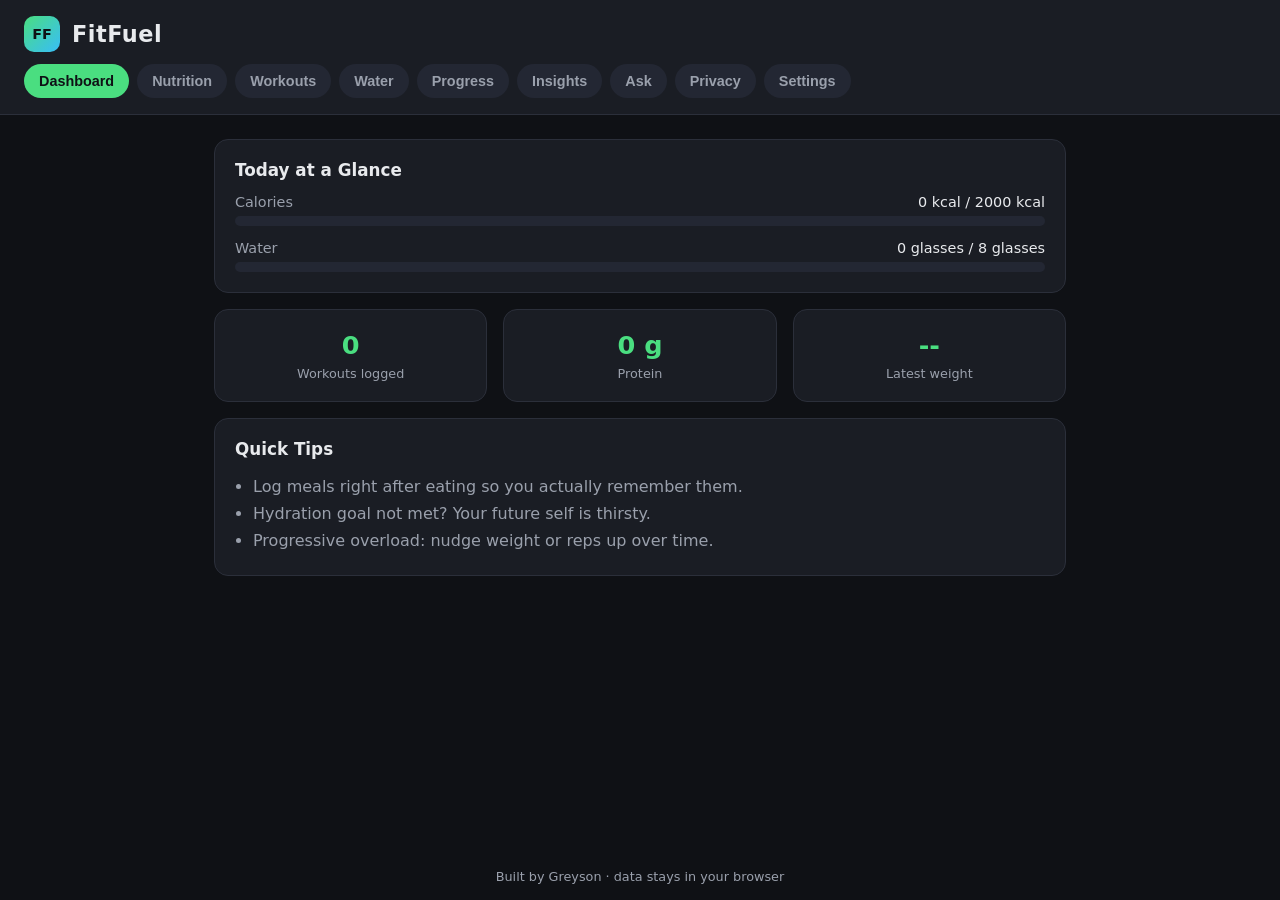
<file: index.html>
<!DOCTYPE html>
<html lang="en">
<head>
  <meta charset="UTF-8" />
  <meta name="viewport" content="width=device-width, initial-scale=1.0" />
  <title>FitFuel — Your Health Dashboard</title>
  <meta name="theme-color" content="#4ade80" />
  <link rel="manifest" href="manifest.json" />
  <link rel="icon" type="image/svg+xml" href="icons/icon.svg" />
  <link rel="apple-touch-icon" href="icons/icon.svg" />
  <link rel="stylesheet" href="css/styles.css" />
</head>
<body>
  <header class="app-header">
    <div class="brand">
      <span class="logo">FF</span>
      <h1>FitFuel</h1>
    </div>
    <nav class="tabs" id="tabs">
      <button class="tab" data-view="dashboard">Dashboard</button>
      <button class="tab" data-view="nutrition">Nutrition</button>
      <button class="tab" data-view="workouts">Workouts</button>
      <button class="tab" data-view="water">Water</button>
      <button class="tab" data-view="progress">Progress</button>
      <button class="tab" data-view="insights">Insights</button>
      <button class="tab" data-view="ask">Ask</button>
      <button class="tab" data-view="privacy">Privacy</button>
      <button class="tab" data-view="settings">Settings</button>
    </nav>
  </header>

  <main id="app" class="app-main">
    <!-- Views render here -->
  </main>

  <footer class="app-footer">
    <span>Built by Greyson · data stays in your browser</span>
  </footer>

  <script src="js/store.js"></script>
  <script src="js/ui.js"></script>
  <script src="js/charts.js"></script>
  <script src="js/nutrition.js"></script>
  <script src="js/workouts.js"></script>
  <script src="js/tracker.js"></script>
  <script src="js/progress.js"></script>
  <script src="js/sampleData.js"></script>
  <script src="js/insights.js"></script>
  <script src="js/askData.js"></script>
  <script src="js/privacy.js"></script>
  <script src="js/app.js"></script>
  <script>
    // Register service worker (progressive enhancement: HTTPS or localhost only).
    if ('serviceWorker' in navigator) {
      window.addEventListener('load', () => {
        navigator.serviceWorker.register('sw.js').catch((err) => console.warn('SW registration failed:', err));
      });
    }
  </script>
</body>
</html>
</file>
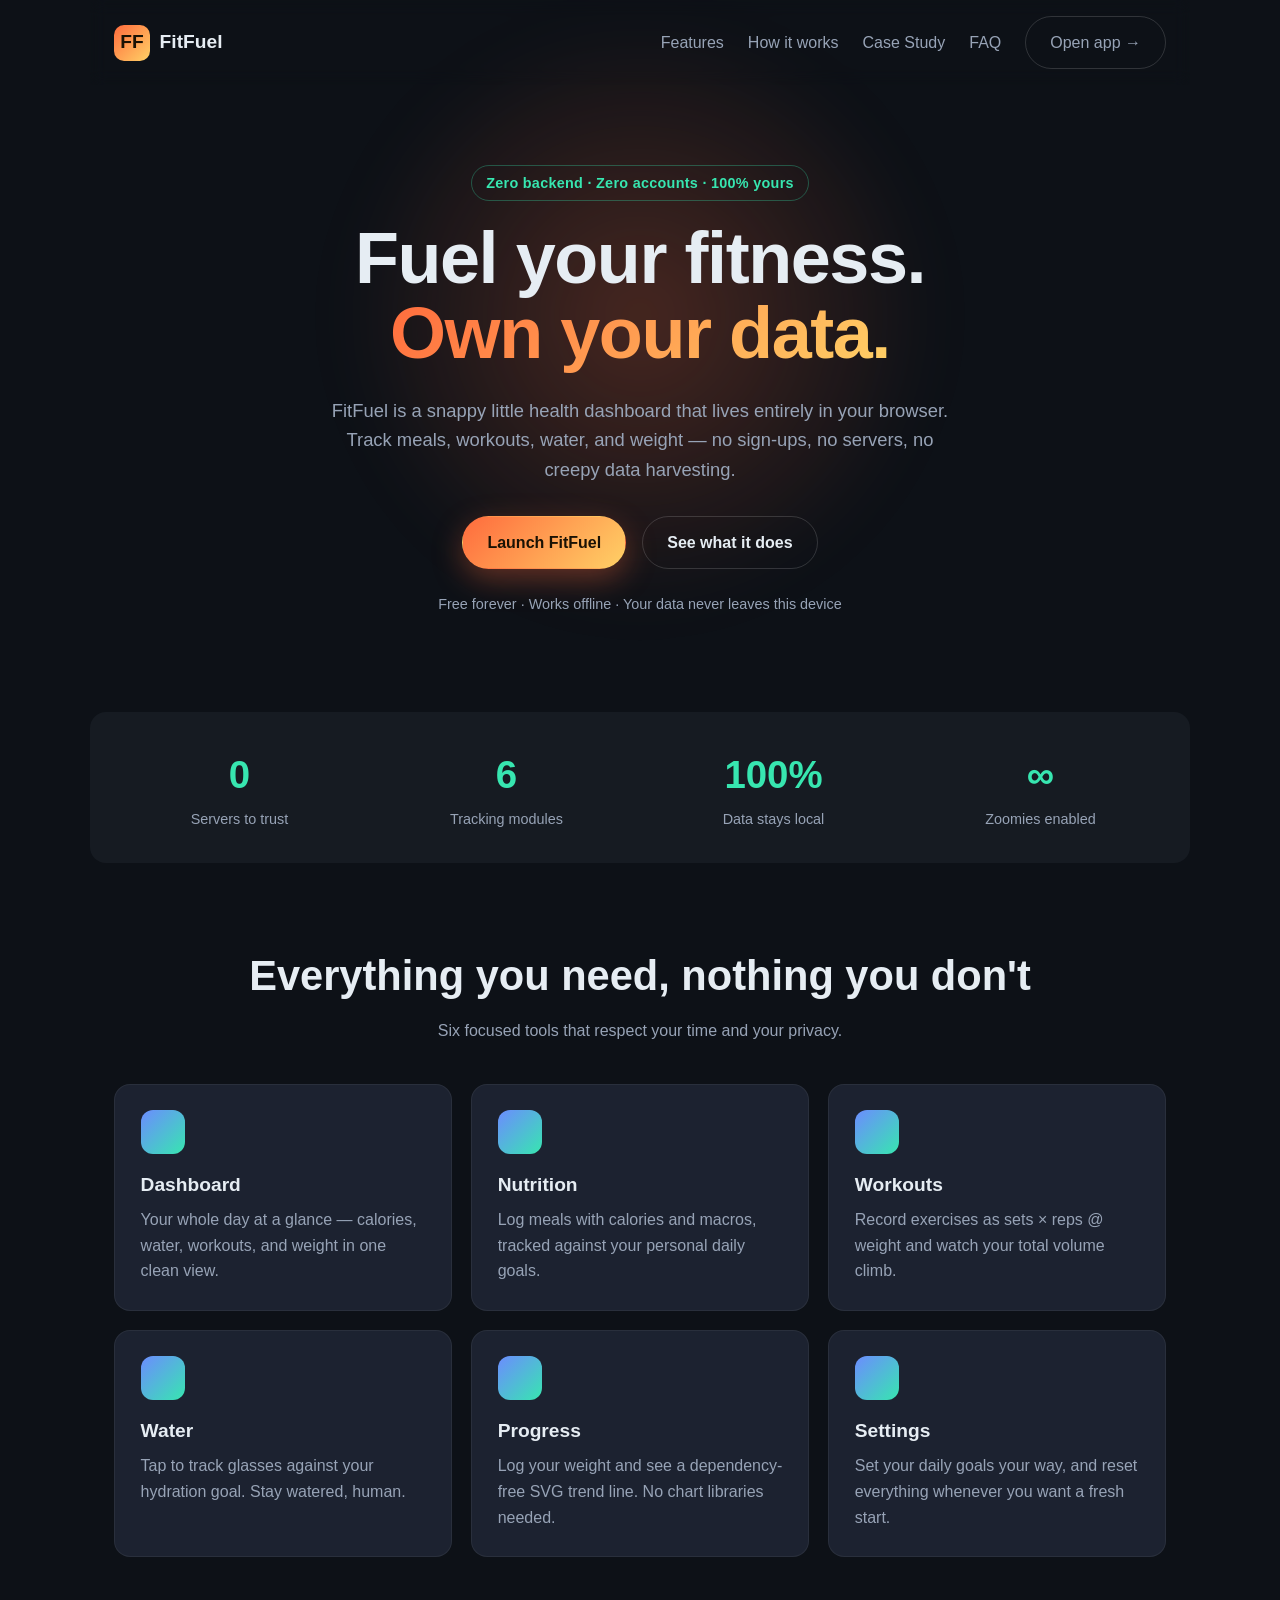
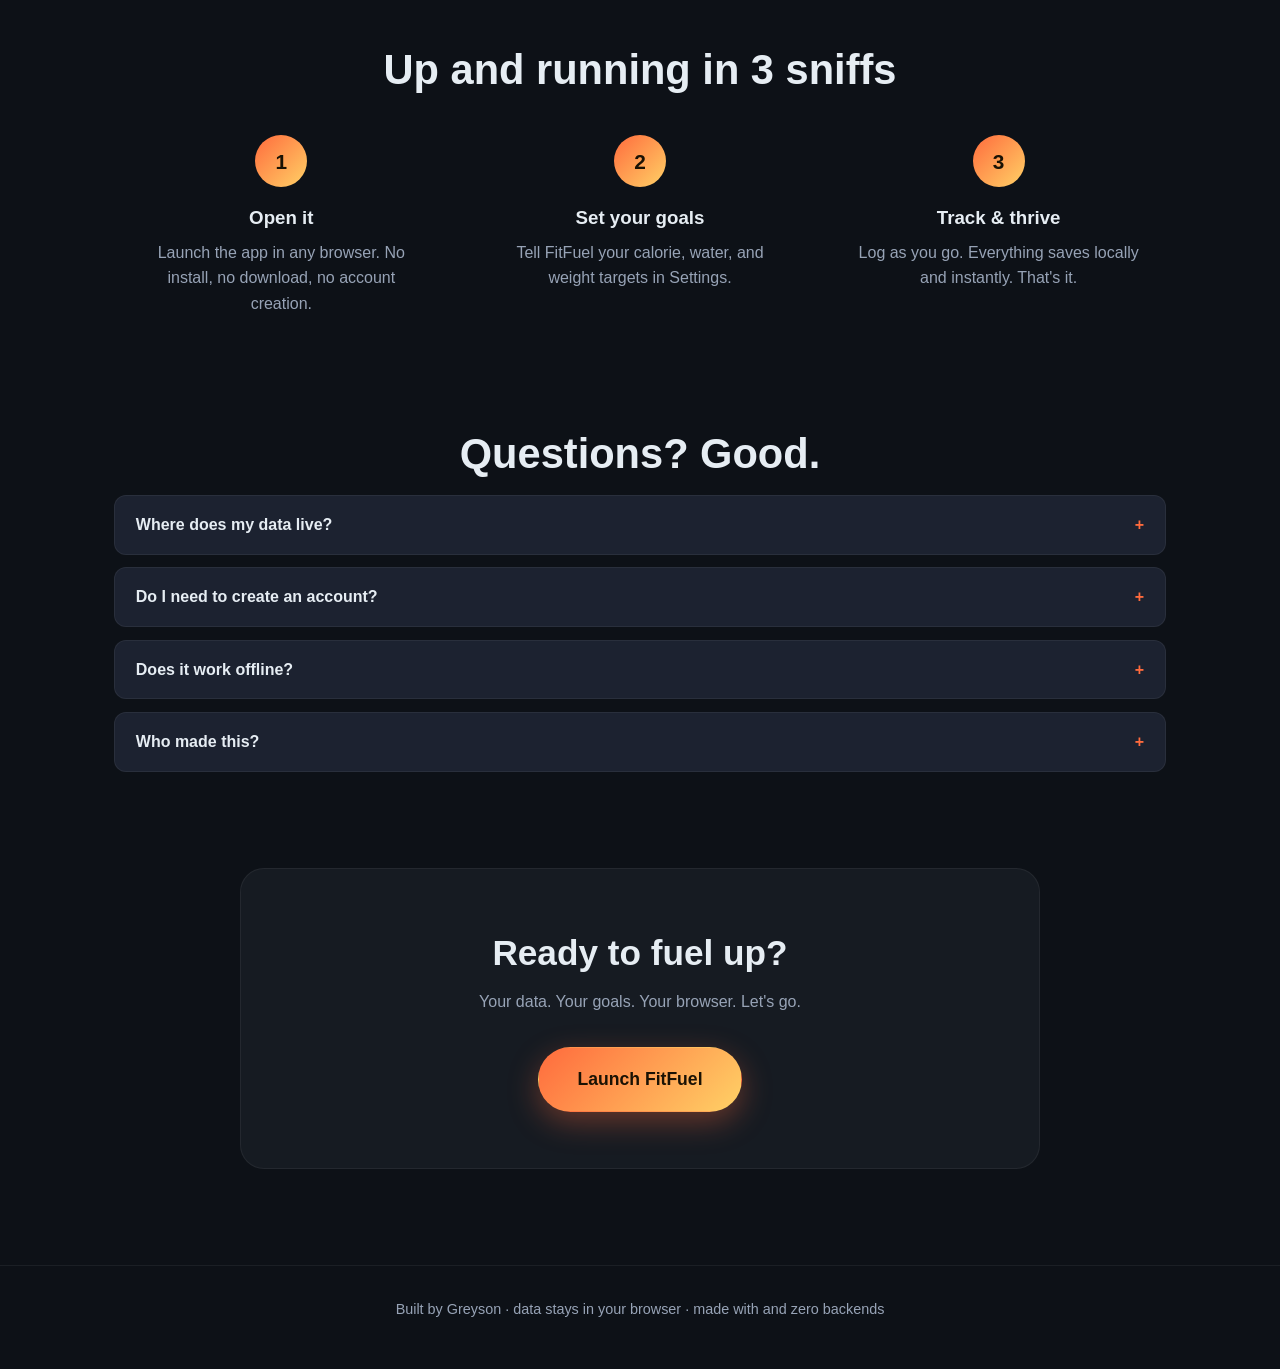
<file: landing/index.html>
<!DOCTYPE html>
<html lang="en">
<head>
  <meta charset="UTF-8" />
  <meta name="viewport" content="width=device-width, initial-scale=1.0" />
  <title>FitFuel — Fuel your fitness, own your data</title>
  <meta name="description" content="FitFuel is a zero-backend fitness & nutrition dashboard that runs entirely in your browser. No accounts, no servers, your data stays yours." />
  <link rel="stylesheet" href="styles.css" />
</head>
<body>
  <!-- NAV -->
  <header class="nav">
    <a class="nav__brand" href="#top">
      <span class="nav__logo">FF</span>
      <span>FitFuel</span>
    </a>
    <nav class="nav__links">
      <a href="#features">Features</a>
      <a href="#how">How it works</a>
      <a href="case-study.html">Case Study</a>
      <a href="#faq">FAQ</a>
      <a class="btn btn--ghost" href="../index.html">Open app →</a>
    </nav>
  </header>

  <!-- HERO -->
  <section class="hero" id="top">
    <div class="hero__glow" aria-hidden="true"></div>
    <div class="hero__content">
      <p class="hero__eyebrow"> Zero backend · Zero accounts · 100% yours</p>
      <h1 class="hero__title">Fuel your fitness.<br /><span>Own your data.</span></h1>
      <p class="hero__subtitle">
        FitFuel is a snappy little health dashboard that lives entirely in your
        browser. Track meals, workouts, water, and weight — no sign-ups, no
        servers, no creepy data harvesting.
      </p>
      <div class="hero__cta">
        <a class="btn btn--primary" href="../index.html">Launch FitFuel</a>
        <a class="btn btn--ghost" href="#features">See what it does</a>
      </div>
      <p class="hero__note">Free forever · Works offline · Your data never leaves this device</p>
    </div>
  </section>

  <!-- STATS -->
  <section class="stats">
    <div class="stat"><span class="stat__num">0</span><span class="stat__label">Servers to trust</span></div>
    <div class="stat"><span class="stat__num">6</span><span class="stat__label">Tracking modules</span></div>
    <div class="stat"><span class="stat__num">100%</span><span class="stat__label">Data stays local</span></div>
    <div class="stat"><span class="stat__num">∞</span><span class="stat__label">Zoomies enabled</span></div>
  </section>

  <!-- FEATURES -->
  <section class="features" id="features">
    <h2 class="section__title">Everything you need, nothing you don't</h2>
    <p class="section__lead">Six focused tools that respect your time and your privacy.</p>
    <div class="feature-grid">
      <article class="card">
        <div class="card__icon"></div>
        <h3>Dashboard</h3>
        <p>Your whole day at a glance — calories, water, workouts, and weight in one clean view.</p>
      </article>
      <article class="card">
        <div class="card__icon"></div>
        <h3>Nutrition</h3>
        <p>Log meals with calories and macros, tracked against your personal daily goals.</p>
      </article>
      <article class="card">
        <div class="card__icon"></div>
        <h3>Workouts</h3>
        <p>Record exercises as sets × reps @ weight and watch your total volume climb.</p>
      </article>
      <article class="card">
        <div class="card__icon"></div>
        <h3>Water</h3>
        <p>Tap to track glasses against your hydration goal. Stay watered, human.</p>
      </article>
      <article class="card">
        <div class="card__icon"></div>
        <h3>Progress</h3>
        <p>Log your weight and see a dependency-free SVG trend line. No chart libraries needed.</p>
      </article>
      <article class="card">
        <div class="card__icon"></div>
        <h3>Settings</h3>
        <p>Set your daily goals your way, and reset everything whenever you want a fresh start.</p>
      </article>
    </div>
  </section>

  <!-- HOW IT WORKS -->
  <section class="how" id="how">
    <h2 class="section__title">Up and running in 3 sniffs</h2>
    <div class="steps">
      <div class="step">
        <span class="step__num">1</span>
        <h3>Open it</h3>
        <p>Launch the app in any browser. No install, no download, no account creation.</p>
      </div>
      <div class="step">
        <span class="step__num">2</span>
        <h3>Set your goals</h3>
        <p>Tell FitFuel your calorie, water, and weight targets in Settings.</p>
      </div>
      <div class="step">
        <span class="step__num">3</span>
        <h3>Track & thrive</h3>
        <p>Log as you go. Everything saves locally and instantly. That's it.</p>
      </div>
    </div>
  </section>

  <!-- FAQ -->
  <section class="faq" id="faq">
    <h2 class="section__title">Questions? Good.</h2>
    <details class="faq__item">
      <summary>Where does my data live?</summary>
      <p>Entirely in your browser via <code>localStorage</code>. It never touches a server because there isn't one.</p>
    </details>
    <details class="faq__item">
      <summary>Do I need to create an account?</summary>
      <p>Nope. No email, no password, no "we value your privacy" cookie banner nonsense.</p>
    </details>
    <details class="faq__item">
      <summary>Does it work offline?</summary>
      <p>Yes! Once loaded, it's just static files. Toss your Wi-Fi in the trash if you like.</p>
    </details>
    <details class="faq__item">
      <summary>Who made this?</summary>
      <p>Greyson the digital puppy , on a rainy weekend — with excellent taste and questionable amounts of caffeine.</p>
    </details>
  </section>

  <!-- CTA -->
  <section class="cta">
    <h2>Ready to fuel up?</h2>
    <p>Your data. Your goals. Your browser. Let's go.</p>
    <a class="btn btn--primary btn--big" href="../index.html">Launch FitFuel</a>
  </section>

  <footer class="footer">
    <p>Built by Greyson · data stays in your browser · made with  and zero backends</p>
  </footer>
</body>
</html>
</file>
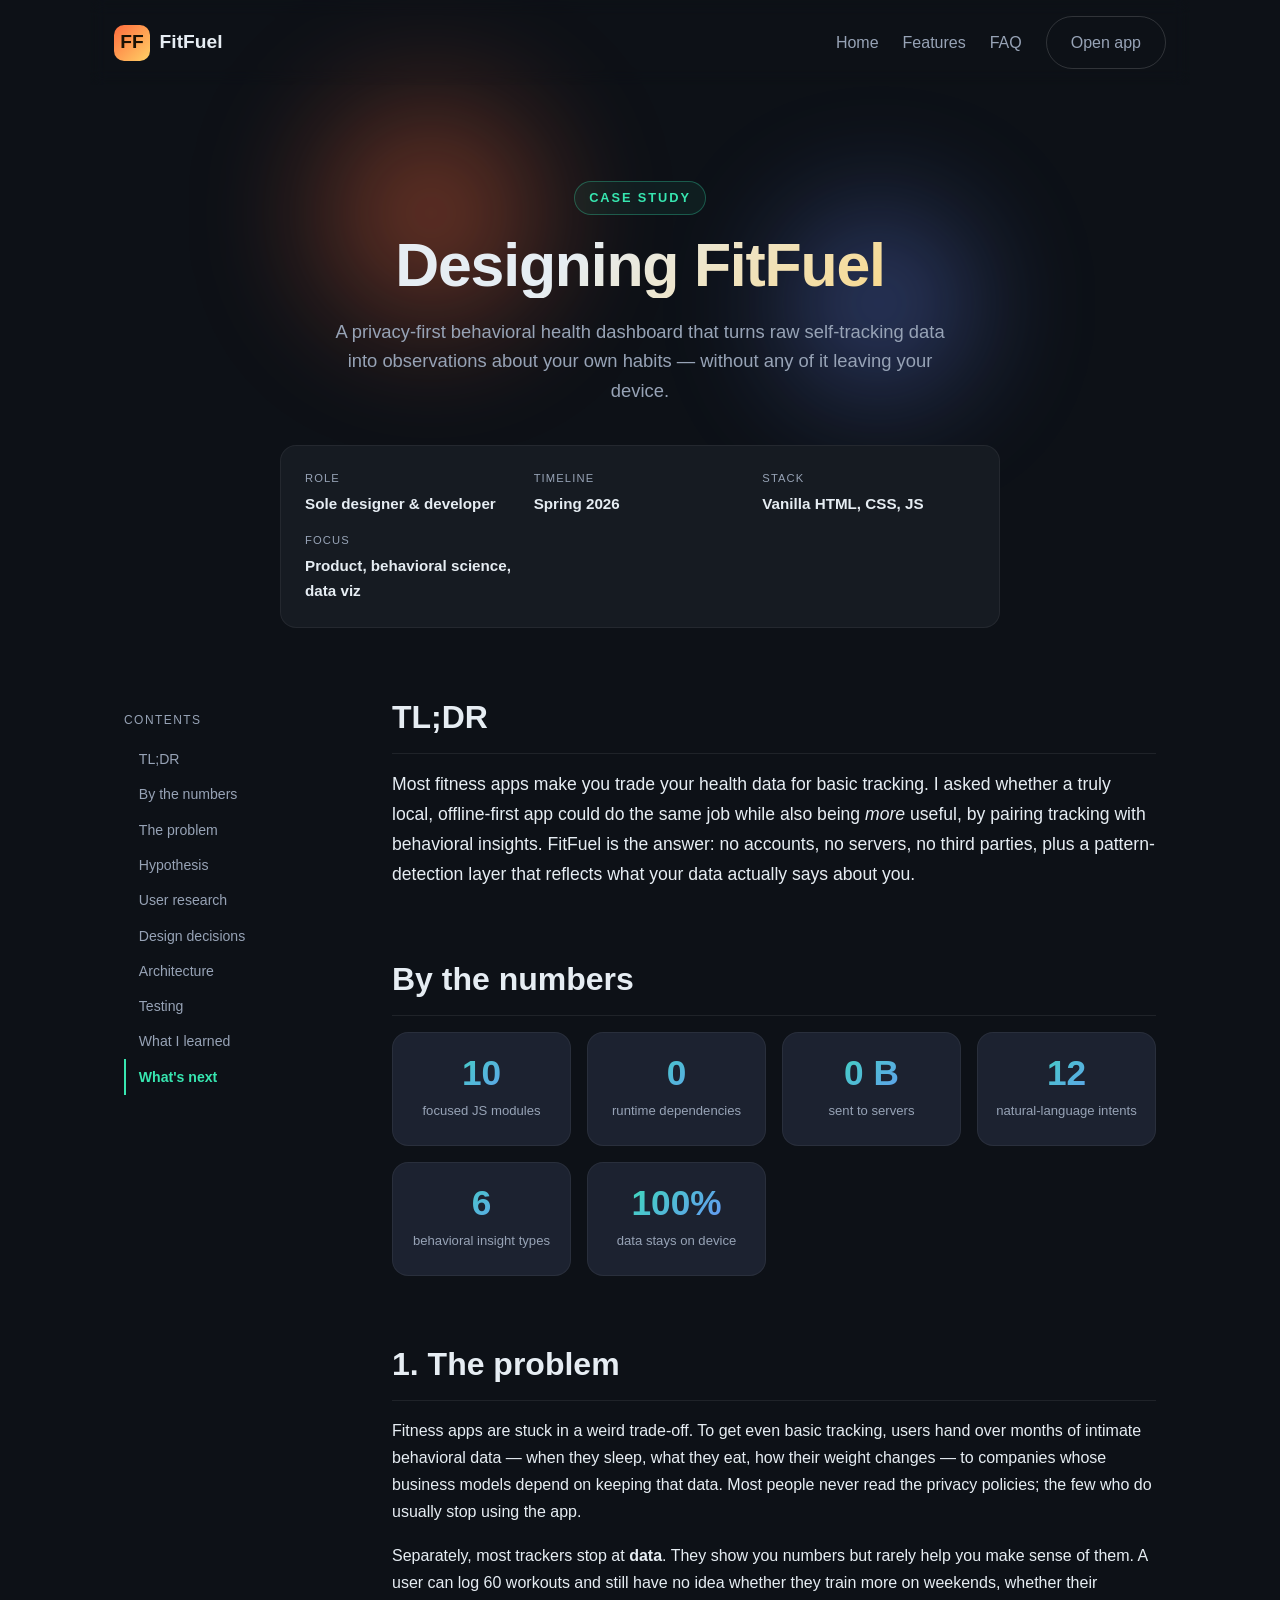
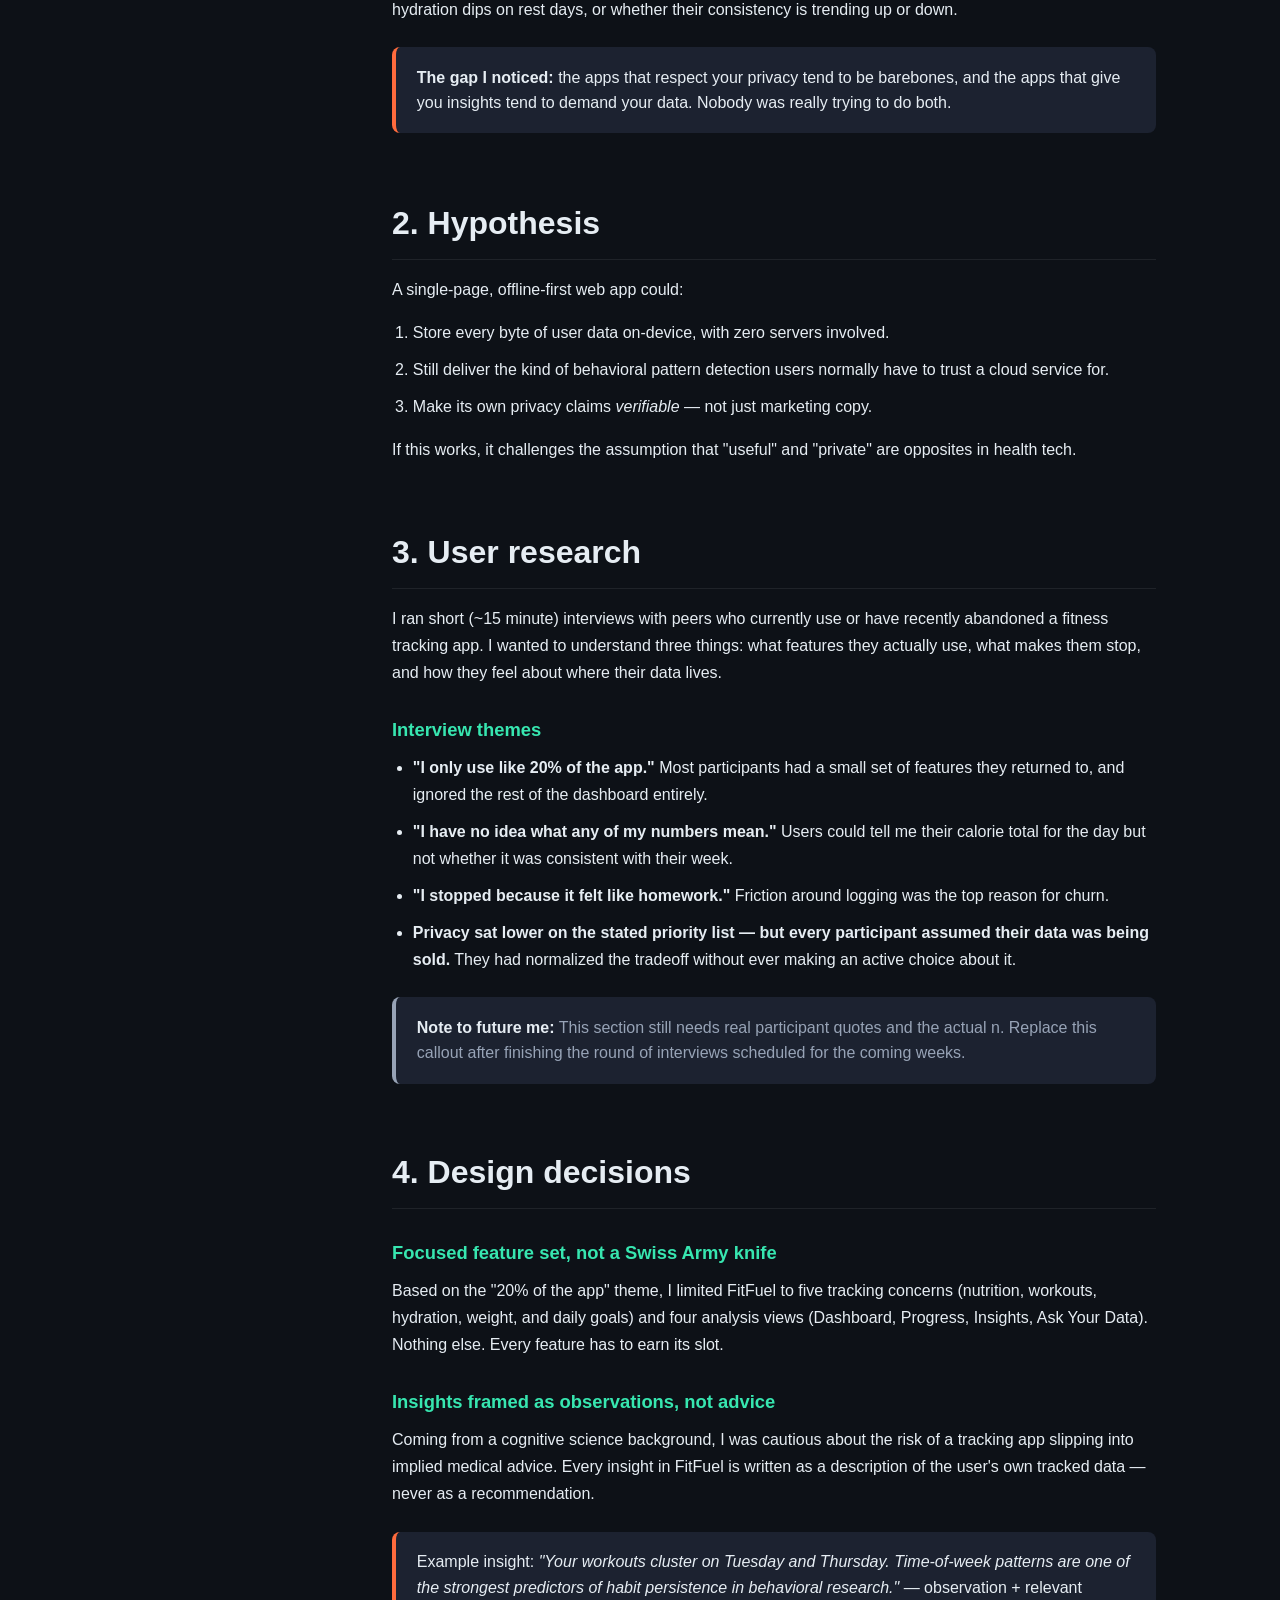
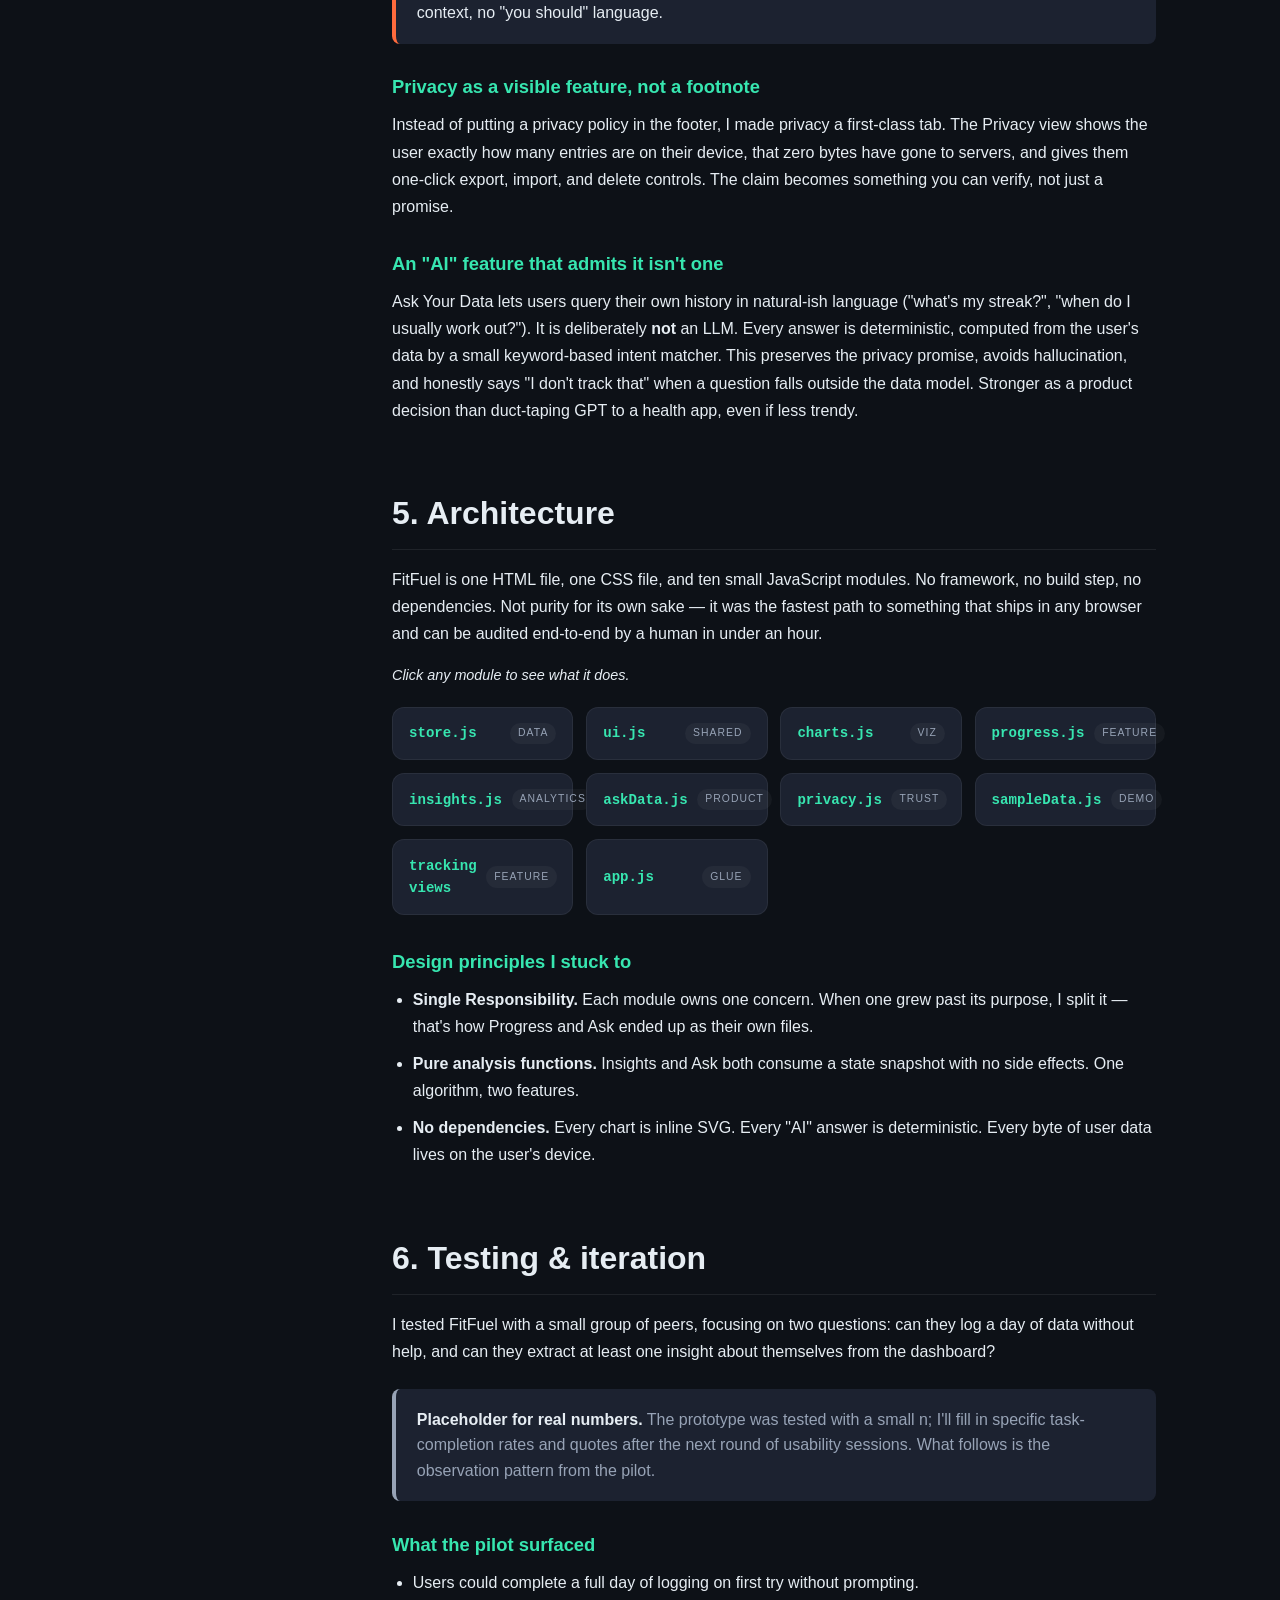
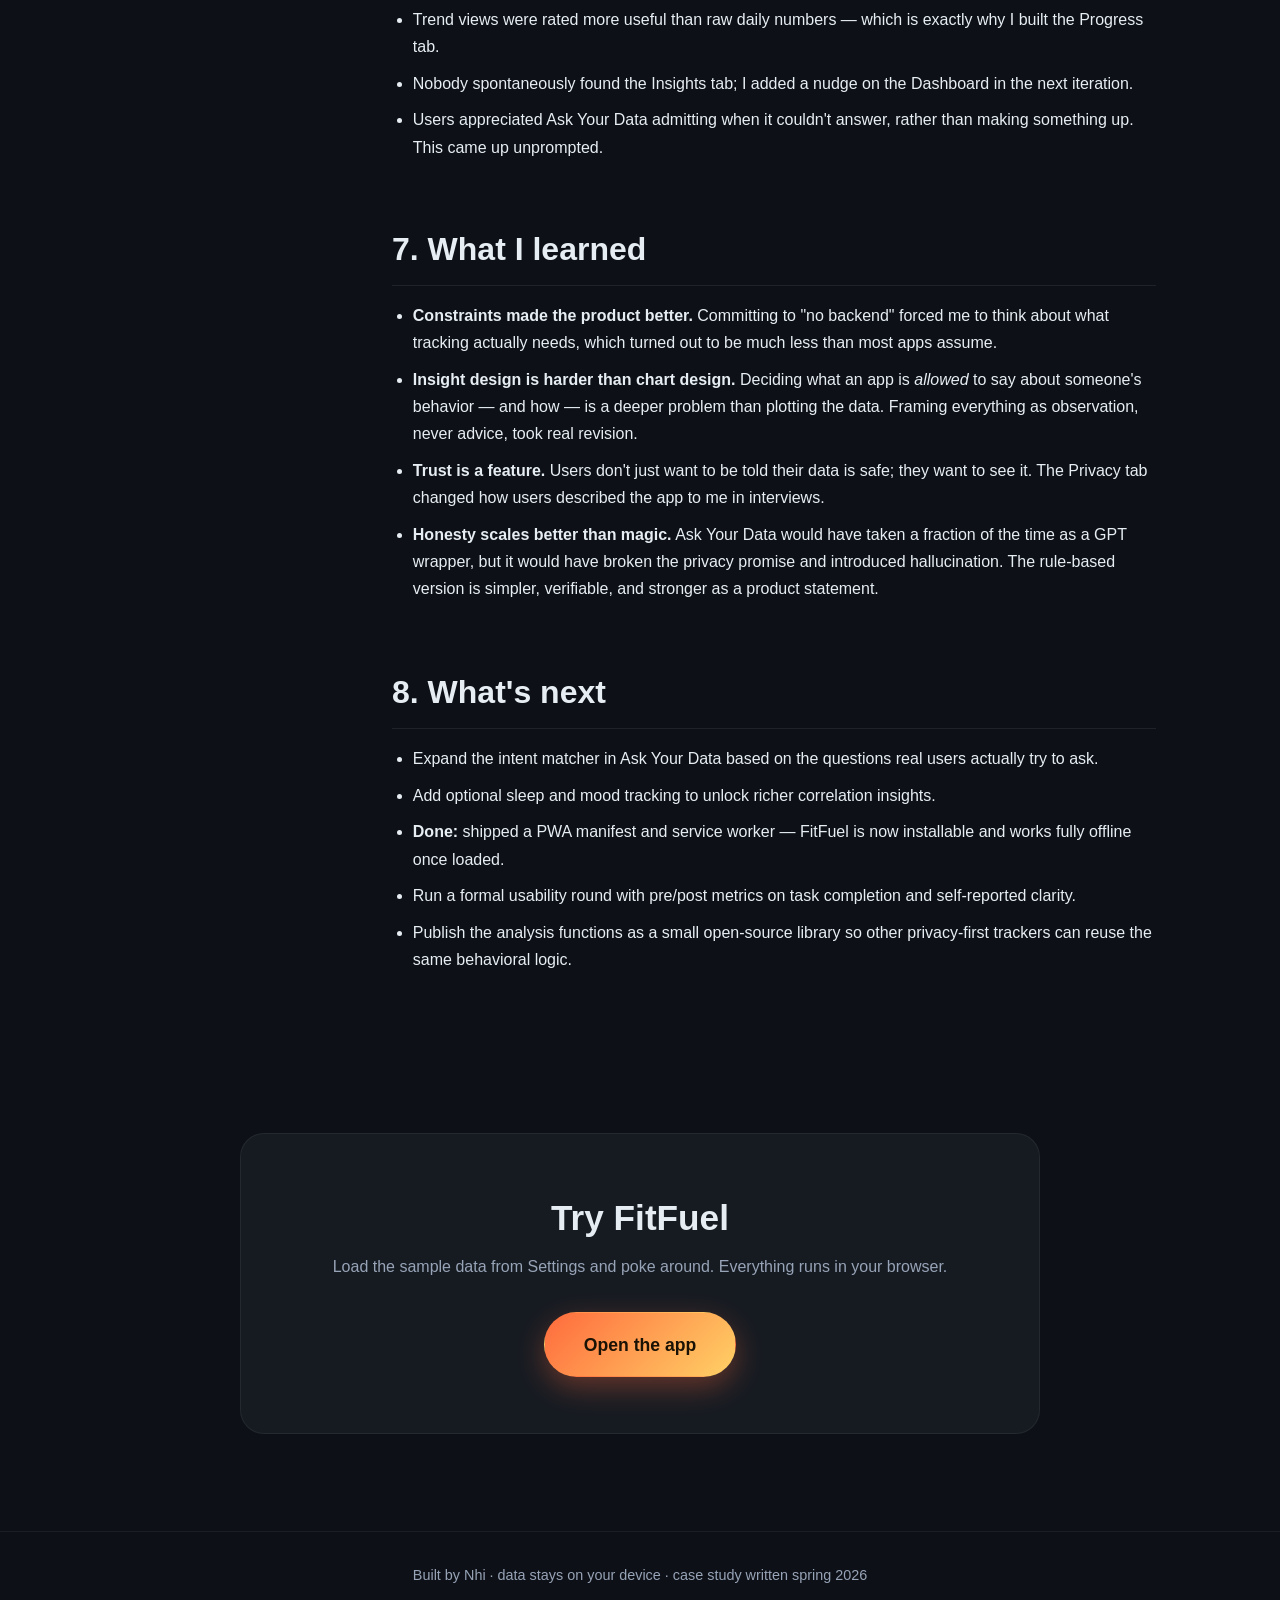
<file: landing/case-study.html>
<!DOCTYPE html>
<html lang="en">
<head>
  <meta charset="UTF-8" />
  <meta name="viewport" content="width=device-width, initial-scale=1.0" />
  <title>FitFuel Case Study — Building a privacy-first behavioral health dashboard</title>
  <meta name="description" content="How I designed and built FitFuel: a zero-backend fitness tracker grounded in cognitive science and behavioral research." />
  <link rel="stylesheet" href="styles.css" />
  <link rel="stylesheet" href="case-study.css" />
</head>
<body class="cs-page">

  <!-- Top scroll progress bar -->
  <div class="cs-progress" aria-hidden="true"><div class="cs-progress__fill"></div></div>

  <!-- NAV -->
  <header class="nav">
    <a class="nav__brand" href="index.html">
      <span class="nav__logo">FF</span>
      <span>FitFuel</span>
    </a>
    <nav class="nav__links">
      <a href="index.html">Home</a>
      <a href="index.html#features">Features</a>
      <a href="index.html#faq">FAQ</a>
      <a class="btn btn--ghost" href="../index.html">Open app</a>
    </nav>
  </header>

  <!-- HERO -->
  <section class="cs-hero cs-reveal">
    <div class="cs-hero__blob cs-hero__blob--a" aria-hidden="true"></div>
    <div class="cs-hero__blob cs-hero__blob--b" aria-hidden="true"></div>
    <p class="cs-eyebrow">Case Study</p>
    <h1 class="cs-title">Designing FitFuel</h1>
    <p class="cs-subtitle">
      A privacy-first behavioral health dashboard that turns raw self-tracking data
      into observations about your own habits &mdash; without any of it leaving your device.
    </p>
    <div class="cs-meta cs-tilt">
      <div><span>Role</span><strong>Sole designer &amp; developer</strong></div>
      <div><span>Timeline</span><strong>Spring 2026</strong></div>
      <div><span>Stack</span><strong>Vanilla HTML, CSS, JS</strong></div>
      <div><span>Focus</span><strong>Product, behavioral science, data viz</strong></div>
    </div>
  </section>

  <!-- Layout: sticky TOC + long-form content -->
  <div class="cs-layout">

    <!-- STICKY TABLE OF CONTENTS -->
    <aside class="cs-toc" aria-label="Case study sections">
      <p class="cs-toc__label">Contents</p>
      <ol>
        <li><a href="#tldr">TL;DR</a></li>
        <li><a href="#numbers">By the numbers</a></li>
        <li><a href="#problem">The problem</a></li>
        <li><a href="#hypothesis">Hypothesis</a></li>
        <li><a href="#research">User research</a></li>
        <li><a href="#design">Design decisions</a></li>
        <li><a href="#dev">Architecture</a></li>
        <li><a href="#testing">Testing</a></li>
        <li><a href="#learned">What I learned</a></li>
        <li><a href="#next">What's next</a></li>
      </ol>
    </aside>

    <main class="cs-content">

      <!-- TL;DR -->
      <section class="cs-section cs-reveal" id="tldr">
        <h2>TL;DR</h2>
        <p class="cs-lead">
          Most fitness apps make you trade your health data for basic tracking.
          I asked whether a truly local, offline-first app could do the same job while
          also being <em>more</em> useful, by pairing tracking with behavioral insights.
          FitFuel is the answer: no accounts, no servers, no third parties, plus a
          pattern-detection layer that reflects what your data actually says about you.
        </p>
      </section>

      <!-- BY THE NUMBERS -->
      <section class="cs-section cs-reveal" id="numbers">
        <h2>By the numbers</h2>
        <div class="cs-stats-grid">
          <div class="cs-stat">
            <span class="cs-stat__num" data-count="10">0</span>
            <span class="cs-stat__label">focused JS modules</span>
          </div>
          <div class="cs-stat">
            <span class="cs-stat__num" data-count="0">0</span>
            <span class="cs-stat__label">runtime dependencies</span>
          </div>
          <div class="cs-stat">
            <span class="cs-stat__num" data-count="0" data-suffix=" B">0 B</span>
            <span class="cs-stat__label">sent to servers</span>
          </div>
          <div class="cs-stat">
            <span class="cs-stat__num" data-count="12">0</span>
            <span class="cs-stat__label">natural-language intents</span>
          </div>
          <div class="cs-stat">
            <span class="cs-stat__num" data-count="6">0</span>
            <span class="cs-stat__label">behavioral insight types</span>
          </div>
          <div class="cs-stat">
            <span class="cs-stat__num" data-count="100" data-suffix="%">0%</span>
            <span class="cs-stat__label">data stays on device</span>
          </div>
        </div>
      </section>

      <!-- PROBLEM -->
      <section class="cs-section cs-reveal" id="problem">
        <h2>1. The problem</h2>
        <p>
          Fitness apps are stuck in a weird trade-off. To get even basic tracking, users
          hand over months of intimate behavioral data &mdash; when they sleep, what they eat,
          how their weight changes &mdash; to companies whose business models depend on
          keeping that data. Most people never read the privacy policies; the few who do
          usually stop using the app.
        </p>
        <p>
          Separately, most trackers stop at <strong>data</strong>. They show you numbers
          but rarely help you make sense of them. A user can log 60 workouts and still
          have no idea whether they train more on weekends, whether their hydration
          dips on rest days, or whether their consistency is trending up or down.
        </p>
        <div class="cs-callout">
          <strong>The gap I noticed:</strong> the apps that respect your privacy tend to
          be barebones, and the apps that give you insights tend to demand your data.
          Nobody was really trying to do both.
        </div>
      </section>

      <!-- HYPOTHESIS -->
      <section class="cs-section cs-reveal" id="hypothesis">
        <h2>2. Hypothesis</h2>
        <p>A single-page, offline-first web app could:</p>
        <ol class="cs-list">
          <li>Store every byte of user data on-device, with zero servers involved.</li>
          <li>Still deliver the kind of behavioral pattern detection users normally have to trust a cloud service for.</li>
          <li>Make its own privacy claims <em>verifiable</em> &mdash; not just marketing copy.</li>
        </ol>
        <p>
          If this works, it challenges the assumption that "useful" and "private" are opposites in health tech.
        </p>
      </section>

      <!-- USER RESEARCH -->
      <section class="cs-section cs-reveal" id="research">
        <h2>3. User research</h2>
        <p>
          I ran short (~15 minute) interviews with peers who currently use or have
          recently abandoned a fitness tracking app. I wanted to understand three things:
          what features they actually use, what makes them stop, and how they feel
          about where their data lives.
        </p>
        <h3>Interview themes</h3>
        <ul class="cs-list">
          <li><strong>"I only use like 20% of the app."</strong> Most participants had a small set of features they returned to, and ignored the rest of the dashboard entirely.</li>
          <li><strong>"I have no idea what any of my numbers mean."</strong> Users could tell me their calorie total for the day but not whether it was consistent with their week.</li>
          <li><strong>"I stopped because it felt like homework."</strong> Friction around logging was the top reason for churn.</li>
          <li><strong>Privacy sat lower on the stated priority list &mdash; but every participant assumed their data was being sold.</strong> They had normalized the tradeoff without ever making an active choice about it.</li>
        </ul>
        <div class="cs-callout cs-callout--muted">
          <strong>Note to future me:</strong> This section still needs real participant
          quotes and the actual n. Replace this callout after finishing the round of
          interviews scheduled for the coming weeks.
        </div>
      </section>

      <!-- DESIGN -->
      <section class="cs-section cs-reveal" id="design">
        <h2>4. Design decisions</h2>

        <h3>Focused feature set, not a Swiss Army knife</h3>
        <p>
          Based on the "20% of the app" theme, I limited FitFuel to five tracking
          concerns (nutrition, workouts, hydration, weight, and daily goals) and
          four analysis views (Dashboard, Progress, Insights, Ask Your Data).
          Nothing else. Every feature has to earn its slot.
        </p>

        <h3>Insights framed as observations, not advice</h3>
        <p>
          Coming from a cognitive science background, I was cautious about the risk
          of a tracking app slipping into implied medical advice. Every insight in
          FitFuel is written as a description of the user's own tracked data
          &mdash; never as a recommendation.
        </p>
        <div class="cs-callout">
          Example insight: <em>"Your workouts cluster on Tuesday and Thursday. Time-of-week
          patterns are one of the strongest predictors of habit persistence in behavioral
          research."</em> &mdash; observation + relevant context, no "you should" language.
        </div>

        <h3>Privacy as a visible feature, not a footnote</h3>
        <p>
          Instead of putting a privacy policy in the footer, I made privacy a
          first-class tab. The Privacy view shows the user exactly how many entries
          are on their device, that zero bytes have gone to servers, and gives them
          one-click export, import, and delete controls. The claim becomes something
          you can verify, not just a promise.
        </p>

        <h3>An "AI" feature that admits it isn't one</h3>
        <p>
          Ask Your Data lets users query their own history in natural-ish language
          ("what's my streak?", "when do I usually work out?"). It is deliberately
          <strong>not</strong> an LLM. Every answer is deterministic, computed from
          the user's data by a small keyword-based intent matcher. This preserves
          the privacy promise, avoids hallucination, and honestly says "I don't
          track that" when a question falls outside the data model. Stronger as a
          product decision than duct-taping GPT to a health app, even if less trendy.
        </p>
      </section>

      <!-- ARCHITECTURE -->
      <section class="cs-section cs-reveal" id="dev">
        <h2>5. Architecture</h2>
        <p>
          FitFuel is one HTML file, one CSS file, and ten small JavaScript modules.
          No framework, no build step, no dependencies. Not purity for its own sake &mdash;
          it was the fastest path to something that ships in any browser and can be
          audited end-to-end by a human in under an hour.
        </p>
        <p class="cs-hint">Click any module to see what it does.</p>

        <div class="cs-module-grid">
          <button class="cs-module-card" data-title="store.js" data-kind="Data layer"
            data-body="The single source of truth. Every feature reads and writes through Store, so persistence stays a pure CRUD concern. Includes `Store.replace()` for bulk imports and a `lastNDays(n)` helper reused by every analytics view.">
            <span class="cs-module-name">store.js</span>
            <span class="cs-module-tag">data</span>
          </button>
          <button class="cs-module-card" data-title="ui.js" data-kind="Shared helpers"
            data-body="Small pure functions for building HTML: card wrappers, progress bars, empty states, and HTML escaping. Keeps every feature module declarative and consistent-looking without a component framework.">
            <span class="cs-module-name">ui.js</span>
            <span class="cs-module-tag">shared</span>
          </button>
          <button class="cs-module-card" data-title="charts.js" data-kind="Data viz primitives"
            data-body="Dependency-free SVG chart primitives: line charts, bar charts, and a segmented range control (7D / 30D / 90D / All). Uses non-scaling strokes so charts stay crisp at any width. Reused across the Progress and Insights views.">
            <span class="cs-module-name">charts.js</span>
            <span class="cs-module-tag">viz</span>
          </button>
          <button class="cs-module-card" data-title="progress.js" data-kind="Trends dashboard"
            data-body="The 'understand your data over time' view. Renders weight trend, calories per day, workout frequency, and hydration &mdash; each with the same reusable range control. Owns aggregation for the trend charts.">
            <span class="cs-module-name">progress.js</span>
            <span class="cs-module-tag">feature</span>
          </button>
          <button class="cs-module-card" data-title="insights.js" data-kind="Behavioral analytics"
            data-body="Pattern detection over your own data. `Insights.analyze(state, days)` is pure: give it a snapshot, get back sorted insight objects (streaks, day-of-week patterns, correlations, consistency scores, gentle observations). Because it is pure, Ask Your Data reuses it directly.">
            <span class="cs-module-name">insights.js</span>
            <span class="cs-module-tag">analytics</span>
          </button>
          <button class="cs-module-card" data-title="askData.js" data-kind="Local Q&A"
            data-body="A natural-language-ish query layer with 12 hand-written intents and a keyword scoring matcher. No LLM, no API calls, no hallucinations. If a question doesn't match, it says so and suggests example phrasings.">
            <span class="cs-module-name">askData.js</span>
            <span class="cs-module-tag">product</span>
          </button>
          <button class="cs-module-card" data-title="privacy.js" data-kind="Trust surface"
            data-body="The Privacy tab. Shows a live inventory of stored data, four trust facts ('0 bytes sent to servers', 'no cookies', ...), and gives the user real export, import, and delete controls.">
            <span class="cs-module-name">privacy.js</span>
            <span class="cs-module-tag">trust</span>
          </button>
          <button class="cs-module-card" data-title="sampleData.js" data-kind="Demo generator"
            data-body="Generates 60 days of realistic demo data with a seeded PRNG (same seed = same demo, every device). Deliberately clusters workouts on Tue/Thu/Sat so the pattern detection has something meaningful to surface.">
            <span class="cs-module-name">sampleData.js</span>
            <span class="cs-module-tag">demo</span>
          </button>
          <button class="cs-module-card" data-title="nutrition.js / workouts.js / tracker.js" data-kind="Feature views"
            data-body="One file per tracking concern. Each is small, self-contained, and does exactly one job (log meals, log workouts, log water). Split by cohesion, not by line count.">
            <span class="cs-module-name">tracking views</span>
            <span class="cs-module-tag">feature</span>
          </button>
          <button class="cs-module-card" data-title="app.js" data-kind="Router + glue"
            data-body="Tab routing, the dashboard aggregate, the settings form, and a store-change listener that re-renders the active view. The only place that knows 'which view is current'.">
            <span class="cs-module-name">app.js</span>
            <span class="cs-module-tag">glue</span>
          </button>
        </div>

        <h3>Design principles I stuck to</h3>
        <ul class="cs-list">
          <li><strong>Single Responsibility.</strong> Each module owns one concern. When one grew past its purpose, I split it &mdash; that's how Progress and Ask ended up as their own files.</li>
          <li><strong>Pure analysis functions.</strong> Insights and Ask both consume a state snapshot with no side effects. One algorithm, two features.</li>
          <li><strong>No dependencies.</strong> Every chart is inline SVG. Every "AI" answer is deterministic. Every byte of user data lives on the user's device.</li>
        </ul>
      </section>

      <!-- TESTING -->
      <section class="cs-section cs-reveal" id="testing">
        <h2>6. Testing &amp; iteration</h2>
        <p>
          I tested FitFuel with a small group of peers, focusing on two questions:
          can they log a day of data without help, and can they extract at least
          one insight about themselves from the dashboard?
        </p>
        <div class="cs-callout cs-callout--muted">
          <strong>Placeholder for real numbers.</strong> The prototype was tested
          with a small n; I'll fill in specific task-completion rates and quotes
          after the next round of usability sessions. What follows is the
          observation pattern from the pilot.
        </div>
        <h3>What the pilot surfaced</h3>
        <ul class="cs-list">
          <li>Users could complete a full day of logging on first try without prompting.</li>
          <li>Trend views were rated more useful than raw daily numbers &mdash; which is exactly why I built the Progress tab.</li>
          <li>Nobody spontaneously found the Insights tab; I added a nudge on the Dashboard in the next iteration.</li>
          <li>Users appreciated Ask Your Data admitting when it couldn't answer, rather than making something up. This came up unprompted.</li>
        </ul>
      </section>

      <!-- LEARNED -->
      <section class="cs-section cs-reveal" id="learned">
        <h2>7. What I learned</h2>
        <ul class="cs-list">
          <li><strong>Constraints made the product better.</strong> Committing to "no backend" forced me to think about what tracking actually needs, which turned out to be much less than most apps assume.</li>
          <li><strong>Insight design is harder than chart design.</strong> Deciding what an app is <em>allowed</em> to say about someone's behavior &mdash; and how &mdash; is a deeper problem than plotting the data. Framing everything as observation, never advice, took real revision.</li>
          <li><strong>Trust is a feature.</strong> Users don't just want to be told their data is safe; they want to see it. The Privacy tab changed how users described the app to me in interviews.</li>
          <li><strong>Honesty scales better than magic.</strong> Ask Your Data would have taken a fraction of the time as a GPT wrapper, but it would have broken the privacy promise and introduced hallucination. The rule-based version is simpler, verifiable, and stronger as a product statement.</li>
        </ul>
      </section>

      <!-- NEXT -->
      <section class="cs-section cs-reveal" id="next">
        <h2>8. What's next</h2>
        <ul class="cs-list">
          <li>Expand the intent matcher in Ask Your Data based on the questions real users actually try to ask.</li>
          <li>Add optional sleep and mood tracking to unlock richer correlation insights.</li>
          <li><strong>Done:</strong> shipped a PWA manifest and service worker &mdash; FitFuel is now installable and works fully offline once loaded.</li>
          <li>Run a formal usability round with pre/post metrics on task completion and self-reported clarity.</li>
          <li>Publish the analysis functions as a small open-source library so other privacy-first trackers can reuse the same behavioral logic.</li>
        </ul>
      </section>

    </main>
  </div>

  <!-- CTA -->
  <section class="cta cs-reveal">
    <h2>Try FitFuel</h2>
    <p>Load the sample data from Settings and poke around. Everything runs in your browser.</p>
    <a class="btn btn--primary btn--big" href="../index.html">Open the app</a>
  </section>

  <footer class="footer">
    <p>Built by Nhi &middot; data stays on your device &middot; case study written spring 2026</p>
  </footer>

  <!-- Module detail modal (single shell, populated on click) -->
  <div class="cs-modal" role="dialog" aria-modal="true" aria-hidden="true" aria-labelledby="cs-modal-title">
    <div class="cs-modal__panel" role="document">
      <button class="cs-modal__close" aria-label="Close">&times;</button>
      <p class="cs-modal__kind"></p>
      <h3 class="cs-modal__title" id="cs-modal-title"></h3>
      <div class="cs-modal__body"></div>
    </div>
  </div>

  <script src="case-study.js"></script>
</body>
</html>
</file>
<file: css/styles.css>
/* FitFuel styles — clean, modern, no framework needed. */
:root {
  --bg: #0f1115;
  --surface: #1a1d24;
  --surface-2: #232733;
  --text: #e8eaed;
  --muted: #9aa0ac;
  --accent: #4ade80;
  --accent-2: #38bdf8;
  --danger: #f87171;
  --radius: 14px;
  --gap: 16px;
  font-family: system-ui, -apple-system, "Segoe UI", Roboto, sans-serif;
}

* { box-sizing: border-box; }

body {
  margin: 0;
  background: var(--bg);
  color: var(--text);
  min-height: 100vh;
  display: flex;
  flex-direction: column;
}

/* Header */
.app-header {
  background: var(--surface);
  padding: 16px 24px;
  border-bottom: 1px solid #2b2f3a;
  position: sticky;
  top: 0;
  z-index: 10;
}
.brand { display: flex; align-items: center; gap: 12px; margin-bottom: 12px; }
.brand h1 { margin: 0; font-size: 1.4rem; letter-spacing: 0.5px; }
.logo {
  display: grid; place-items: center;
  width: 36px; height: 36px; border-radius: 10px;
  background: linear-gradient(135deg, var(--accent), var(--accent-2));
  color: #0f1115; font-weight: 800; font-size: 0.9rem;
}

/* Tabs */
.tabs { display: flex; flex-wrap: wrap; gap: 8px; }
.tab {
  background: var(--surface-2);
  color: var(--muted);
  border: 1px solid transparent;
  padding: 8px 14px;
  border-radius: 999px;
  cursor: pointer;
  font-size: 0.9rem;
  transition: all 0.15s ease;
}
.tab:hover { color: var(--text); }
.tab.active {
  color: #0f1115;
  background: var(--accent);
  font-weight: 600;
}

/* Main */
.app-main {
  flex: 1;
  width: min(900px, 100%);
  margin: 0 auto;
  padding: 24px;
  display: flex;
  flex-direction: column;
  gap: var(--gap);
}

/* Cards */
.card {
  background: var(--surface);
  border: 1px solid #2b2f3a;
  border-radius: var(--radius);
  padding: 20px;
}
.card h2 { margin: 0 0 14px; font-size: 1.05rem; }

/* Metrics + bars */
.metric { margin-bottom: 14px; }
.metric:last-child { margin-bottom: 0; }
.metric-head { display: flex; justify-content: space-between; margin-bottom: 6px; font-size: 0.9rem; }
.metric-label { color: var(--muted); }
.bar { background: var(--surface-2); border-radius: 999px; height: 10px; overflow: hidden; }
.bar-fill { height: 100%; background: linear-gradient(90deg, var(--accent), var(--accent-2)); transition: width 0.3s ease; }
.bar-fill.over { background: linear-gradient(90deg, #fbbf24, var(--danger)); }

/* Forms */
.grid-form { display: flex; flex-wrap: wrap; gap: 10px; }
.grid-form input {
  flex: 1 1 120px;
  background: var(--surface-2);
  border: 1px solid #313644;
  color: var(--text);
  padding: 10px 12px;
  border-radius: 10px;
  font-size: 0.9rem;
}
.grid-form input:focus { outline: 2px solid var(--accent-2); border-color: transparent; }
button {
  background: var(--accent);
  color: #0f1115;
  border: none;
  padding: 10px 16px;
  border-radius: 10px;
  font-weight: 600;
  cursor: pointer;
  font-size: 0.9rem;
}
button:hover { filter: brightness(1.08); }
button.ghost { background: var(--surface-2); color: var(--text); }
button.danger { background: var(--danger); color: #0f1115; }
.btn-row { display: flex; gap: 10px; margin-top: 14px; }

/* Field labels (settings) */
.field { display: flex; flex-direction: column; gap: 4px; flex: 1 1 160px; font-size: 0.85rem; color: var(--muted); }

/* Lists */
.item-list { list-style: none; margin: 0; padding: 0; display: flex; flex-direction: column; gap: 8px; }
.item {
  display: flex; justify-content: space-between; align-items: center;
  background: var(--surface-2); padding: 12px 14px; border-radius: 10px;
}
.item small { display: block; color: var(--muted); font-size: 0.8rem; margin-top: 2px; }
.del { background: transparent; color: var(--danger); padding: 4px 8px; font-weight: 500; }
.empty { color: var(--muted); font-style: italic; margin: 0; }

/* Stat grid */
.stat-grid { display: grid; grid-template-columns: repeat(3, 1fr); gap: var(--gap); }
.stat-grid-4 { grid-template-columns: repeat(4, 1fr); }
.stat-box {
  background: var(--surface); border: 1px solid #2b2f3a; border-radius: var(--radius);
  padding: 20px; text-align: center; display: flex; flex-direction: column; gap: 6px;
}
.stat-value { font-size: 1.6rem; font-weight: 700; color: var(--accent); }
.stat-label { color: var(--muted); font-size: 0.8rem; }
.big-stat { font-size: 1.4rem; font-weight: 700; color: var(--accent-2); margin: 0; }

/* Water cups */
.cups { display: flex; flex-wrap: wrap; gap: 8px; margin-top: 14px; font-size: 1.4rem; }
.cup { opacity: 0.35; }
.cup.full { opacity: 1; color: var(--accent-2); }

/* Sparkline (legacy) + Charts */
.spark { width: 100%; height: 160px; color: var(--accent); }
.spark circle { fill: var(--accent-2); }
.spark-labels { display: flex; justify-content: space-between; color: var(--muted); font-size: 0.8rem; margin-top: 6px; }

.chart { width: 100%; height: auto; display: block; }
.chart-line { fill: none; stroke: var(--accent); stroke-width: 2; stroke-linejoin: round; stroke-linecap: round; }
.chart-marks circle { fill: var(--accent-2); }
.chart-marks rect { fill: var(--accent-2); opacity: 0.85; }
.chart-marks rect:hover { opacity: 1; }
.chart-goal { stroke: var(--muted); stroke-width: 1.5; stroke-dasharray: 6 6; opacity: 0.7; }
.chart-tick { fill: var(--muted); font-size: 18px; font-family: inherit; }

/* Range control (7D / 30D / 90D / All) */
.range-control { display: flex; gap: 6px; margin-bottom: 16px; background: var(--surface-2); padding: 4px; border-radius: 999px; width: fit-content; }
.range-btn {
  background: transparent; color: var(--muted); padding: 6px 14px;
  border-radius: 999px; font-size: 0.85rem; font-weight: 500;
}
.range-btn:hover { color: var(--text); filter: none; }
.range-btn.active { background: var(--accent); color: #0f1115; font-weight: 600; }

/* Tips */
.tips { margin: 0; padding-left: 18px; color: var(--muted); line-height: 1.7; }

/* Ask Your Data tab */
.ask-form { display: flex; gap: 10px; margin-bottom: 14px; }
.ask-form input {
  flex: 1; background: var(--surface-2); border: 1px solid #313644;
  color: var(--text); padding: 12px 14px; border-radius: 10px; font-size: 0.95rem;
}
.ask-form input:focus { outline: 2px solid var(--accent-2); border-color: transparent; }

.ask-chips { display: flex; flex-wrap: wrap; gap: 8px; }
.ask-chip {
  background: var(--surface-2); color: var(--muted);
  padding: 6px 12px; border-radius: 999px; font-size: 0.8rem; font-weight: 500;
}
.ask-chip:hover { color: var(--text); filter: none; }

.ask-qa { padding: 12px 0; border-bottom: 1px solid #2b2f3a; }
.ask-qa:last-child { border-bottom: none; }
.ask-q { margin: 0 0 6px; color: var(--muted); font-size: 0.9rem; }
.ask-a { margin: 0; color: var(--text); line-height: 1.55; }
.ask-list { margin: 8px 0 0; padding-left: 20px; }
.ask-list li { margin-bottom: 6px; line-height: 1.55; }

/* Insights tab */
.insight-card { position: relative; }
.insight-badge {
  display: inline-block;
  font-size: 0.7rem; text-transform: uppercase; letter-spacing: 0.08em;
  padding: 3px 10px; border-radius: 999px;
  background: var(--surface-2); color: var(--muted);
  margin-bottom: 10px;
}
.insight-streak      { background: rgba(74, 222, 128, 0.15); color: var(--accent); }
.insight-pattern     { background: rgba(56, 189, 248, 0.15); color: var(--accent-2); }
.insight-correlation { background: rgba(168, 85, 247, 0.18); color: #c4b5fd; }
.insight-consistency { background: rgba(251, 191, 36, 0.15); color: #fbbf24; }
.insight-observation { background: rgba(248, 113, 113, 0.15); color: #fca5a5; }
.insight-recap       { background: var(--surface-2); color: var(--muted); }

.insight-title { margin: 0 0 8px; font-size: 1.15rem; }
.insight-body  { margin: 0; color: var(--text); line-height: 1.55; }
.insight-note {
  margin: 14px 0 0; padding: 12px 14px;
  background: var(--surface-2); border-left: 3px solid var(--accent-2);
  border-radius: 6px; font-size: 0.85rem; color: var(--muted); line-height: 1.55;
}
.insight-note strong { color: var(--text); }

/* Privacy tab */
.privacy-facts {
  display: grid; grid-template-columns: repeat(4, 1fr); gap: var(--gap);
}
.privacy-fact {
  background: var(--surface-2); border-radius: var(--radius);
  padding: 16px; text-align: center;
  display: flex; flex-direction: column; gap: 4px;
  border: 1px solid transparent;
}
.privacy-fact.good { border-color: rgba(74, 222, 128, 0.35); }
.privacy-value { font-size: 1.3rem; font-weight: 700; color: var(--accent); }
.privacy-label { color: var(--muted); font-size: 0.75rem; }

.privacy-list { list-style: none; margin: 0; padding: 0; display: flex; flex-direction: column; gap: 6px; }
.privacy-list li {
  display: flex; justify-content: space-between;
  background: var(--surface-2); padding: 10px 14px; border-radius: 8px;
  font-size: 0.9rem;
}
.privacy-list strong { color: var(--accent-2); }

.btn-row-wrap { flex-wrap: wrap; }
.btn-like {
  display: inline-block; background: var(--surface-2); color: var(--text);
  padding: 10px 16px; border-radius: 10px; font-weight: 600; font-size: 0.9rem;
  cursor: pointer; user-select: none;
}
.btn-like:hover { filter: brightness(1.08); }

.muted-copy { color: var(--muted); margin: 0 0 14px; font-size: 0.9rem; }
.privacy-status { margin-top: 12px; font-size: 0.85rem; min-height: 1.2em; }
.privacy-status.ok { color: var(--accent); }
.privacy-status.error { color: var(--danger); }

@media (max-width: 560px) {
  .privacy-facts { grid-template-columns: repeat(2, 1fr); }
}

/* Footer */
.app-footer { text-align: center; padding: 16px; color: var(--muted); font-size: 0.8rem; }

/* Responsive */
@media (max-width: 560px) {
  .stat-grid,
  .stat-grid-4 { grid-template-columns: repeat(2, 1fr); }
  .app-main { padding: 16px; }
}
</file>
<file: landing/styles.css>
/* ===========================================================
   FitFuel landing page
   Bold, colorful, dependency-free. One file, cohesive theme.
   =========================================================== */

:root {
  --bg: #0d1117;
  --bg-soft: #161b22;
  --card: #1c2230;
  --text: #e6edf3;
  --muted: #97a3b6;
  --brand: #ff6b3d;
  --brand-2: #ffd166;
  --accent: #37e6b0;
  --accent-2: #6c8cff;
  --radius: 16px;
  --maxw: 1100px;
  --shadow: 0 20px 60px rgba(0, 0, 0, 0.45);
}

* { box-sizing: border-box; margin: 0; padding: 0; }

html { scroll-behavior: smooth; }

body {
  font-family: -apple-system, BlinkMacSystemFont, "Segoe UI", Roboto,
    Helvetica, Arial, sans-serif;
  background: var(--bg);
  color: var(--text);
  line-height: 1.6;
  overflow-x: hidden;
}

/* ---------- Buttons ---------- */
.btn {
  display: inline-block;
  padding: 0.8rem 1.5rem;
  border-radius: 999px;
  font-weight: 600;
  text-decoration: none;
  transition: transform 0.15s ease, box-shadow 0.15s ease, background 0.15s ease;
  cursor: pointer;
  border: 1px solid transparent;
}
.btn:hover { transform: translateY(-2px); }
.btn--primary {
  background: linear-gradient(135deg, var(--brand), var(--brand-2));
  color: #1a1204;
  box-shadow: 0 10px 30px rgba(255, 107, 61, 0.35);
}
.btn--ghost {
  background: transparent;
  color: var(--text);
  border-color: rgba(255, 255, 255, 0.15);
}
.btn--ghost:hover { border-color: var(--accent); color: var(--accent); }
.btn--big { padding: 1.1rem 2.4rem; font-size: 1.1rem; }

/* ---------- Nav ---------- */
.nav {
  position: sticky;
  top: 0;
  z-index: 50;
  display: flex;
  align-items: center;
  justify-content: space-between;
  padding: 1rem 1.5rem;
  max-width: var(--maxw);
  margin: 0 auto;
  backdrop-filter: blur(8px);
}
.nav__brand {
  display: flex;
  align-items: center;
  gap: 0.6rem;
  font-weight: 800;
  font-size: 1.2rem;
  color: var(--text);
  text-decoration: none;
}
.nav__logo {
  display: grid;
  place-items: center;
  width: 36px;
  height: 36px;
  border-radius: 10px;
  background: linear-gradient(135deg, var(--brand), var(--brand-2));
  color: #1a1204;
  font-weight: 900;
}
.nav__links {
  display: flex;
  align-items: center;
  gap: 1.5rem;
}
.nav__links a {
  color: var(--muted);
  text-decoration: none;
  font-weight: 500;
  transition: color 0.15s ease;
}
.nav__links a:hover { color: var(--text); }

/* ---------- Hero ---------- */
.hero {
  position: relative;
  max-width: var(--maxw);
  margin: 0 auto;
  padding: 5rem 1.5rem 4rem;
  text-align: center;
}
.hero__glow {
  position: absolute;
  inset: -20% 0 auto 50%;
  transform: translateX(-50%);
  width: 700px;
  height: 700px;
  background: radial-gradient(circle, rgba(255, 107, 61, 0.25), transparent 60%);
  filter: blur(30px);
  z-index: -1;
}
.hero__eyebrow {
  display: inline-block;
  color: var(--accent);
  font-weight: 600;
  letter-spacing: 0.02em;
  margin-bottom: 1.2rem;
  padding: 0.35rem 0.9rem;
  border: 1px solid rgba(55, 230, 176, 0.3);
  border-radius: 999px;
  font-size: 0.9rem;
}
.hero__title {
  font-size: clamp(2.5rem, 7vw, 4.5rem);
  line-height: 1.05;
  font-weight: 900;
  letter-spacing: -0.02em;
}
.hero__title span {
  background: linear-gradient(135deg, var(--brand), var(--brand-2));
  -webkit-background-clip: text;
  background-clip: text;
  -webkit-text-fill-color: transparent;
}
.hero__subtitle {
  max-width: 640px;
  margin: 1.5rem auto 2rem;
  color: var(--muted);
  font-size: 1.15rem;
}
.hero__cta {
  display: flex;
  gap: 1rem;
  justify-content: center;
  flex-wrap: wrap;
}
.hero__note {
  margin-top: 1.5rem;
  color: var(--muted);
  font-size: 0.9rem;
}

/* ---------- Stats ---------- */
.stats {
  display: grid;
  grid-template-columns: repeat(4, 1fr);
  gap: 1rem;
  max-width: var(--maxw);
  margin: 2rem auto;
  padding: 2rem 1.5rem;
  background: var(--bg-soft);
  border-radius: var(--radius);
}
.stat { text-align: center; }
.stat__num {
  display: block;
  font-size: 2.4rem;
  font-weight: 900;
  color: var(--accent);
}
.stat__label { color: var(--muted); font-size: 0.9rem; }

/* ---------- Sections ---------- */
.section__title {
  text-align: center;
  font-size: clamp(1.8rem, 4vw, 2.6rem);
  font-weight: 800;
  margin-bottom: 0.5rem;
}
.section__lead {
  text-align: center;
  color: var(--muted);
  margin-bottom: 2.5rem;
}
.features, .how, .faq { max-width: var(--maxw); margin: 5rem auto; padding: 0 1.5rem; }

/* ---------- Feature cards ---------- */
.feature-grid {
  display: grid;
  grid-template-columns: repeat(auto-fit, minmax(260px, 1fr));
  gap: 1.2rem;
}
.card {
  background: var(--card);
  border: 1px solid rgba(255, 255, 255, 0.06);
  border-radius: var(--radius);
  padding: 1.6rem;
  transition: transform 0.2s ease, border-color 0.2s ease;
}
.card:hover {
  transform: translateY(-4px);
  border-color: var(--brand);
}
.card__icon {
  width: 44px;
  height: 44px;
  border-radius: 12px;
  margin-bottom: 1rem;
  background: linear-gradient(135deg, var(--accent-2), var(--accent));
}
.card h3 { font-size: 1.2rem; margin-bottom: 0.4rem; }
.card p { color: var(--muted); }

/* ---------- Steps ---------- */
.steps {
  display: grid;
  grid-template-columns: repeat(auto-fit, minmax(240px, 1fr));
  gap: 1.5rem;
}
.step {
  text-align: center;
  padding: 1.5rem;
}
.step__num {
  display: grid;
  place-items: center;
  width: 52px;
  height: 52px;
  margin: 0 auto 1rem;
  border-radius: 50%;
  background: linear-gradient(135deg, var(--brand), var(--brand-2));
  color: #1a1204;
  font-weight: 900;
  font-size: 1.3rem;
}
.step h3 { margin-bottom: 0.4rem; }
.step p { color: var(--muted); }

/* ---------- FAQ ---------- */
.faq__item {
  background: var(--card);
  border: 1px solid rgba(255, 255, 255, 0.06);
  border-radius: 12px;
  padding: 1rem 1.3rem;
  margin-bottom: 0.8rem;
}
.faq__item summary {
  cursor: pointer;
  font-weight: 600;
  list-style: none;
}
.faq__item summary::-webkit-details-marker { display: none; }
.faq__item summary::after {
  content: "+";
  float: right;
  color: var(--brand);
  font-weight: 900;
}
.faq__item[open] summary::after { content: "-"; }
.faq__item p { color: var(--muted); margin-top: 0.7rem; }
.faq__item code {
  background: rgba(255, 255, 255, 0.08);
  padding: 0.1rem 0.4rem;
  border-radius: 6px;
  font-size: 0.9em;
}

/* ---------- CTA ---------- */
.cta {
  text-align: center;
  max-width: 800px;
  margin: 6rem auto;
  padding: 3.5rem 1.5rem;
  background: var(--bg-soft);
  border-radius: 24px;
  border: 1px solid rgba(255, 255, 255, 0.06);
}
.cta h2 { font-size: 2.2rem; margin-bottom: 0.5rem; }
.cta p { color: var(--muted); margin-bottom: 2rem; }

/* ---------- Footer ---------- */
.footer {
  text-align: center;
  padding: 2rem 1.5rem 3rem;
  color: var(--muted);
  font-size: 0.9rem;
  border-top: 1px solid rgba(255, 255, 255, 0.06);
}

/* ---------- Responsive ---------- */
@media (max-width: 640px) {
  .stats { grid-template-columns: repeat(2, 1fr); }
  .nav__links a:not(.btn) { display: none; }
}
</file>
<file: landing/case-study.css>
/* ===========================================================
   FitFuel Case Study
   Interactive, scroll-driven, hover-happy.
   Loaded on top of landing/styles.css (which provides tokens).
   =========================================================== */

/* ---------- 1. Top scroll progress bar ---------- */
.cs-progress {
  position: fixed; top: 0; left: 0; right: 0;
  height: 3px; z-index: 100;
  background: transparent;
  pointer-events: none;
}
.cs-progress__fill {
  height: 100%; width: 0%;
  background: linear-gradient(90deg, var(--brand), var(--brand-2), var(--accent));
  box-shadow: 0 0 12px rgba(255, 107, 61, 0.6);
  transition: width 0.05s linear;
}

/* ---------- 2. Fade / slide-in reveals ---------- */
.cs-reveal {
  opacity: 0;
  transform: translateY(24px);
  transition: opacity 0.7s ease, transform 0.7s cubic-bezier(0.2, 0.7, 0.2, 1);
  will-change: opacity, transform;
}
.cs-reveal.is-visible { opacity: 1; transform: none; }

@media (prefers-reduced-motion: reduce) {
  .cs-reveal { opacity: 1; transform: none; transition: none; }
}

/* ---------- 3. Hero ---------- */
.cs-hero {
  position: relative;
  max-width: 820px;
  margin: 3rem auto 2rem;
  padding: 3rem 1.5rem 2rem;
  text-align: center;
  overflow: visible;
}
.cs-hero__blob {
  position: absolute;
  border-radius: 50%;
  filter: blur(60px);
  opacity: 0.55;
  z-index: -1;
  animation: cs-float 12s ease-in-out infinite;
}
.cs-hero__blob--a {
  top: -80px; left: 5%;
  width: 320px; height: 320px;
  background: radial-gradient(circle, var(--brand), transparent 70%);
}
.cs-hero__blob--b {
  top: 40px; right: 5%;
  width: 260px; height: 260px;
  background: radial-gradient(circle, var(--accent-2), transparent 70%);
  animation-delay: -6s;
}
@keyframes cs-float {
  0%, 100% { transform: translate(0, 0) scale(1); }
  50%      { transform: translate(20px, -30px) scale(1.08); }
}
@media (prefers-reduced-motion: reduce) {
  .cs-hero__blob { animation: none; }
}

.cs-eyebrow {
  display: inline-block;
  color: var(--accent);
  font-weight: 700;
  letter-spacing: 0.15em;
  text-transform: uppercase;
  font-size: 0.8rem;
  padding: 0.35rem 0.9rem;
  border: 1px solid rgba(55, 230, 176, 0.3);
  border-radius: 999px;
  margin-bottom: 1.2rem;
  background: rgba(55, 230, 176, 0.06);
}
.cs-title {
  font-size: clamp(2.2rem, 6vw, 3.8rem);
  line-height: 1.05;
  font-weight: 900;
  letter-spacing: -0.02em;
  margin-bottom: 1.2rem;
  background: linear-gradient(135deg, var(--text) 40%, var(--brand-2));
  -webkit-background-clip: text; background-clip: text;
  -webkit-text-fill-color: transparent;
}
.cs-subtitle {
  color: var(--muted);
  font-size: 1.15rem;
  max-width: 640px;
  margin: 0 auto 2.5rem;
}

/* ---------- 4. Meta card with tilt ---------- */
.cs-meta {
  display: grid;
  grid-template-columns: repeat(auto-fit, minmax(160px, 1fr));
  gap: 1rem;
  max-width: 720px;
  margin: 0 auto;
  padding: 1.5rem;
  background: var(--bg-soft);
  border: 1px solid rgba(255, 255, 255, 0.06);
  border-radius: var(--radius);
  text-align: left;
  transform-style: preserve-3d;
  transition: transform 0.2s ease, border-color 0.2s ease, box-shadow 0.3s ease;
}
.cs-meta:hover {
  border-color: rgba(255, 107, 61, 0.35);
  box-shadow: 0 20px 50px rgba(255, 107, 61, 0.15);
}
.cs-meta > div { display: flex; flex-direction: column; gap: 4px; }
.cs-meta span {
  color: var(--muted); font-size: 0.7rem;
  text-transform: uppercase; letter-spacing: 0.1em;
}
.cs-meta strong { color: var(--text); font-size: 0.95rem; }

/* ---------- 5. Layout: sticky TOC + content ---------- */
.cs-layout {
  display: grid;
  grid-template-columns: 220px minmax(0, 1fr);
  gap: 3rem;
  max-width: 1080px;
  margin: 2rem auto;
  padding: 0 1.5rem;
}
.cs-toc {
  position: sticky;
  top: 5rem;
  align-self: start;
  padding: 1.2rem 0;
  max-height: calc(100vh - 6rem);
  overflow-y: auto;
}
.cs-toc__label {
  color: var(--muted);
  font-size: 0.75rem;
  text-transform: uppercase;
  letter-spacing: 0.12em;
  margin-bottom: 0.7rem;
}
.cs-toc ol { list-style: none; padding: 0; margin: 0; }
.cs-toc li { margin: 0; }
.cs-toc a {
  display: block;
  padding: 0.4rem 0.8rem;
  color: var(--muted);
  text-decoration: none;
  font-size: 0.88rem;
  border-left: 2px solid transparent;
  transition: color 0.15s ease, border-color 0.15s ease, transform 0.15s ease;
}
.cs-toc a:hover {
  color: var(--text);
  border-left-color: rgba(55, 230, 176, 0.4);
  transform: translateX(2px);
}
.cs-toc a.active {
  color: var(--accent);
  border-left-color: var(--accent);
  font-weight: 600;
}

.cs-content { min-width: 0; }
.cs-section {
  margin: 0 0 4rem;
  padding: 0;
}
.cs-section h2 {
  font-size: clamp(1.5rem, 3.5vw, 2rem);
  font-weight: 800;
  margin-bottom: 1rem;
  padding-bottom: 0.6rem;
  border-bottom: 1px solid rgba(255, 255, 255, 0.08);
}
.cs-section h3 {
  font-size: 1.15rem;
  font-weight: 700;
  margin: 1.8rem 0 0.6rem;
  color: var(--accent);
}
.cs-section p {
  color: var(--text);
  margin-bottom: 1rem;
  line-height: 1.7;
}
.cs-lead { font-size: 1.1rem; }
.cs-hint {
  color: var(--muted);
  font-size: 0.9rem;
  font-style: italic;
  margin-bottom: 1rem;
}

.cs-list {
  margin: 0 0 1rem 1.3rem;
  padding: 0;
  color: var(--text);
  line-height: 1.7;
}
.cs-list li { margin-bottom: 0.6rem; }

/* ---------- 6. Callouts with hover glow ---------- */
.cs-callout {
  background: var(--card);
  border-left: 4px solid var(--brand);
  border-radius: 8px;
  padding: 1.1rem 1.3rem;
  margin: 1.5rem 0;
  color: var(--text);
  line-height: 1.6;
  transition: transform 0.2s ease, box-shadow 0.3s ease, border-left-color 0.3s ease;
}
.cs-callout:hover {
  transform: translateY(-2px);
  box-shadow: 0 12px 30px rgba(255, 107, 61, 0.15);
}
.cs-callout--muted { border-left-color: var(--muted); color: var(--muted); }
.cs-callout--muted:hover { box-shadow: 0 12px 30px rgba(0, 0, 0, 0.35); }
.cs-callout strong { color: var(--text); }

/* ---------- 7. By-the-numbers stats ---------- */
.cs-stats-grid {
  display: grid;
  grid-template-columns: repeat(auto-fit, minmax(150px, 1fr));
  gap: 1rem;
  margin-top: 1rem;
}
.cs-stat {
  background: var(--card);
  border: 1px solid rgba(255, 255, 255, 0.06);
  border-radius: var(--radius);
  padding: 1.4rem 1rem;
  text-align: center;
  transition: transform 0.2s ease, border-color 0.2s ease, box-shadow 0.3s ease;
}
.cs-stat:hover {
  transform: translateY(-3px);
  border-color: var(--accent);
  box-shadow: 0 15px 35px rgba(55, 230, 176, 0.18);
}
.cs-stat__num {
  display: block;
  font-size: 2.2rem;
  font-weight: 900;
  background: linear-gradient(135deg, var(--accent), var(--accent-2));
  -webkit-background-clip: text; background-clip: text;
  -webkit-text-fill-color: transparent;
  line-height: 1;
  margin-bottom: 0.4rem;
  font-variant-numeric: tabular-nums;
}
.cs-stat__label { color: var(--muted); font-size: 0.82rem; }

/* ---------- 8. Clickable module cards ---------- */
.cs-module-grid {
  display: grid;
  grid-template-columns: repeat(auto-fill, minmax(180px, 1fr));
  gap: 0.8rem;
  margin: 1.2rem 0 2rem;
}
.cs-module-card {
  all: unset;
  cursor: pointer;
  display: flex;
  align-items: center;
  justify-content: space-between;
  gap: 0.6rem;
  padding: 0.9rem 1rem;
  background: var(--card);
  border: 1px solid rgba(255, 255, 255, 0.06);
  border-radius: 12px;
  transition: transform 0.2s ease, border-color 0.2s ease,
              background 0.2s ease, box-shadow 0.3s ease;
}
.cs-module-card:hover,
.cs-module-card:focus-visible {
  transform: translateY(-3px);
  border-color: var(--accent);
  background: rgba(55, 230, 176, 0.05);
  box-shadow: 0 12px 30px rgba(55, 230, 176, 0.18);
}
.cs-module-name {
  font-family: ui-monospace, SFMono-Regular, Menlo, monospace;
  color: var(--accent);
  font-size: 0.88rem;
  font-weight: 600;
}
.cs-module-tag {
  font-size: 0.65rem;
  text-transform: uppercase;
  letter-spacing: 0.1em;
  color: var(--muted);
  padding: 0.15rem 0.5rem;
  background: rgba(255, 255, 255, 0.04);
  border-radius: 999px;
}

/* ---------- 9. Modal ---------- */
.cs-modal {
  position: fixed; inset: 0;
  background: rgba(6, 10, 18, 0.75);
  backdrop-filter: blur(6px);
  display: none;
  align-items: center;
  justify-content: center;
  padding: 1.5rem;
  z-index: 200;
  opacity: 0;
  transition: opacity 0.2s ease;
}
.cs-modal.is-open { display: flex; opacity: 1; }
.cs-modal__panel {
  background: var(--bg-soft);
  border: 1px solid rgba(255, 255, 255, 0.08);
  border-radius: 16px;
  padding: 2rem;
  max-width: 520px;
  width: 100%;
  position: relative;
  box-shadow: 0 30px 80px rgba(0, 0, 0, 0.6);
  animation: cs-modal-in 0.25s cubic-bezier(0.2, 0.7, 0.2, 1);
}
@keyframes cs-modal-in {
  from { opacity: 0; transform: translateY(20px) scale(0.96); }
  to   { opacity: 1; transform: none; }
}
.cs-modal__close {
  position: absolute; top: 0.8rem; right: 1rem;
  background: transparent; border: none; color: var(--muted);
  font-size: 1.8rem; line-height: 1; cursor: pointer;
  padding: 0.2rem 0.5rem; border-radius: 6px;
  transition: color 0.15s ease, background 0.15s ease;
}
.cs-modal__close:hover { color: var(--text); background: rgba(255, 255, 255, 0.08); }
.cs-modal__kind {
  color: var(--accent);
  font-size: 0.75rem;
  text-transform: uppercase;
  letter-spacing: 0.12em;
  margin-bottom: 0.6rem;
}
.cs-modal__title {
  font-family: ui-monospace, SFMono-Regular, Menlo, monospace;
  font-size: 1.3rem;
  margin-bottom: 0.9rem;
  color: var(--text);
}
.cs-modal__body {
  color: var(--muted);
  line-height: 1.65;
  font-size: 0.95rem;
}

/* ---------- 10. Responsive ---------- */
@media (max-width: 900px) {
  .cs-layout { grid-template-columns: 1fr; gap: 1.5rem; }
  .cs-toc {
    position: static;
    max-height: none;
    border: 1px solid rgba(255, 255, 255, 0.06);
    border-radius: 12px;
    padding: 1rem 1.2rem;
    background: var(--bg-soft);
  }
  .cs-toc ol {
    display: flex;
    flex-wrap: wrap;
    gap: 0.4rem;
  }
  .cs-toc a { border-left: none; padding: 0.3rem 0.7rem; background: rgba(255,255,255,0.03); border-radius: 999px; }
  .cs-toc a.active { background: rgba(55, 230, 176, 0.12); }
}
</file>
